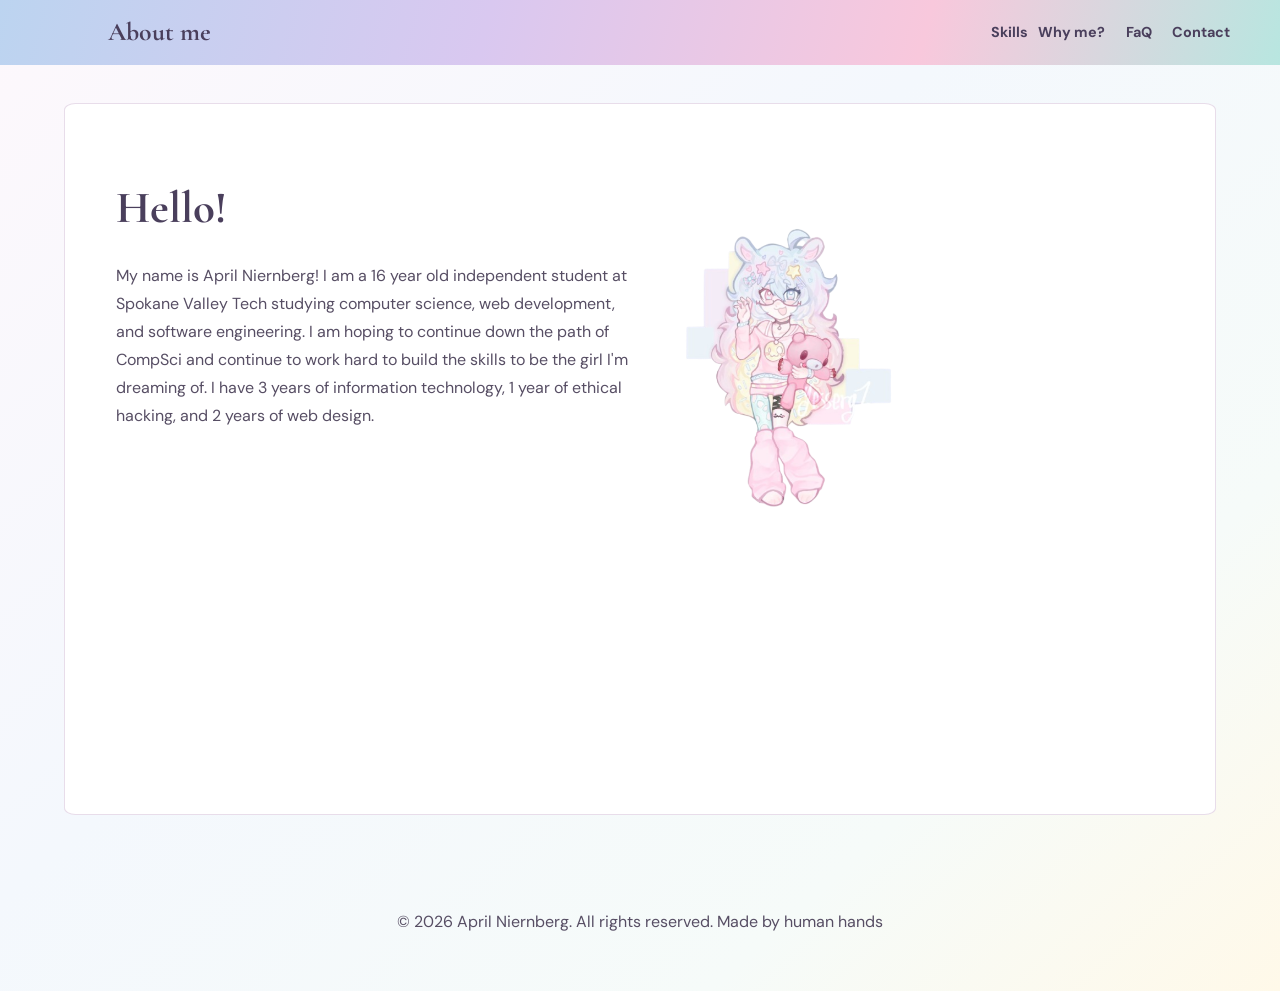
<file: index.html>
<!DOCTYPE html>
<html lang="en">
<head>
    <meta charset="UTF-8">
    <meta name="viewport" content="width=device-width, initial-scale=1.0">
    <link href="https://fonts.googleapis.com/css2?family=Cormorant+Garamond:wght@500;600;700&family=DM+Sans:wght@400;500;600;700&display=swap" rel="stylesheet">
    <link rel="stylesheet" href="style.css">
    <title>About me!</title>
</head>
<body>
<header>
    <h1 style="white-space: nowrap;"><a href="index.html">About me</a></h1>
    <h1 style="white-space: nowrap;">
        <span onmouseenter="this.querySelector('span').style.display='block'" onmouseleave="this.querySelector('span').style.display='none'">
            <a href="skills.html">Skills</a>
            <span>
                <a href="academics.htm">Academics</a>
                <a href="art.htm">Art</a>
                <a href="photoshop.htm">Photoshop</a>
            </span>
        </span>
        <a href="why-me.html">Why me?</a> <a href="faq.html">FaQ</a> <a href="contact.html">Contact</a>
    </h1>
</header>

    <main style="width: 90%; margin: 3% auto; padding: 4%; border: thin solid #E8DDEA; border-radius: 1%; background-color: #FFFFFF">
        <img src="pics\no-bg-oc.png" style="display: block; width: 50%; height: auto; margin: 3% auto; float: right; padding-right: 23%; padding-top: 4%;">
        <h1>Hello!</h1>
        <p>My name is April Niernberg! I am a 16 year old independent student at Spokane Valley Tech studying computer science, web development, and software engineering. I am hoping to continue down the path of CompSci and continue to work hard to build the skills to be the girl I'm dreaming of. I have 3 years of information technology, 1 year of ethical hacking, and 2 years of web design. </p>
        <p style="font-size: 555%;">&nbsp;</p>
    </main>
    <footer style="padding: 3%; color: #665D70; text-align: center">
        <p>&copy; 2026 April Niernberg. All rights reserved. Made by human hands</p>
    </footer>
</body>
</html>
</file>
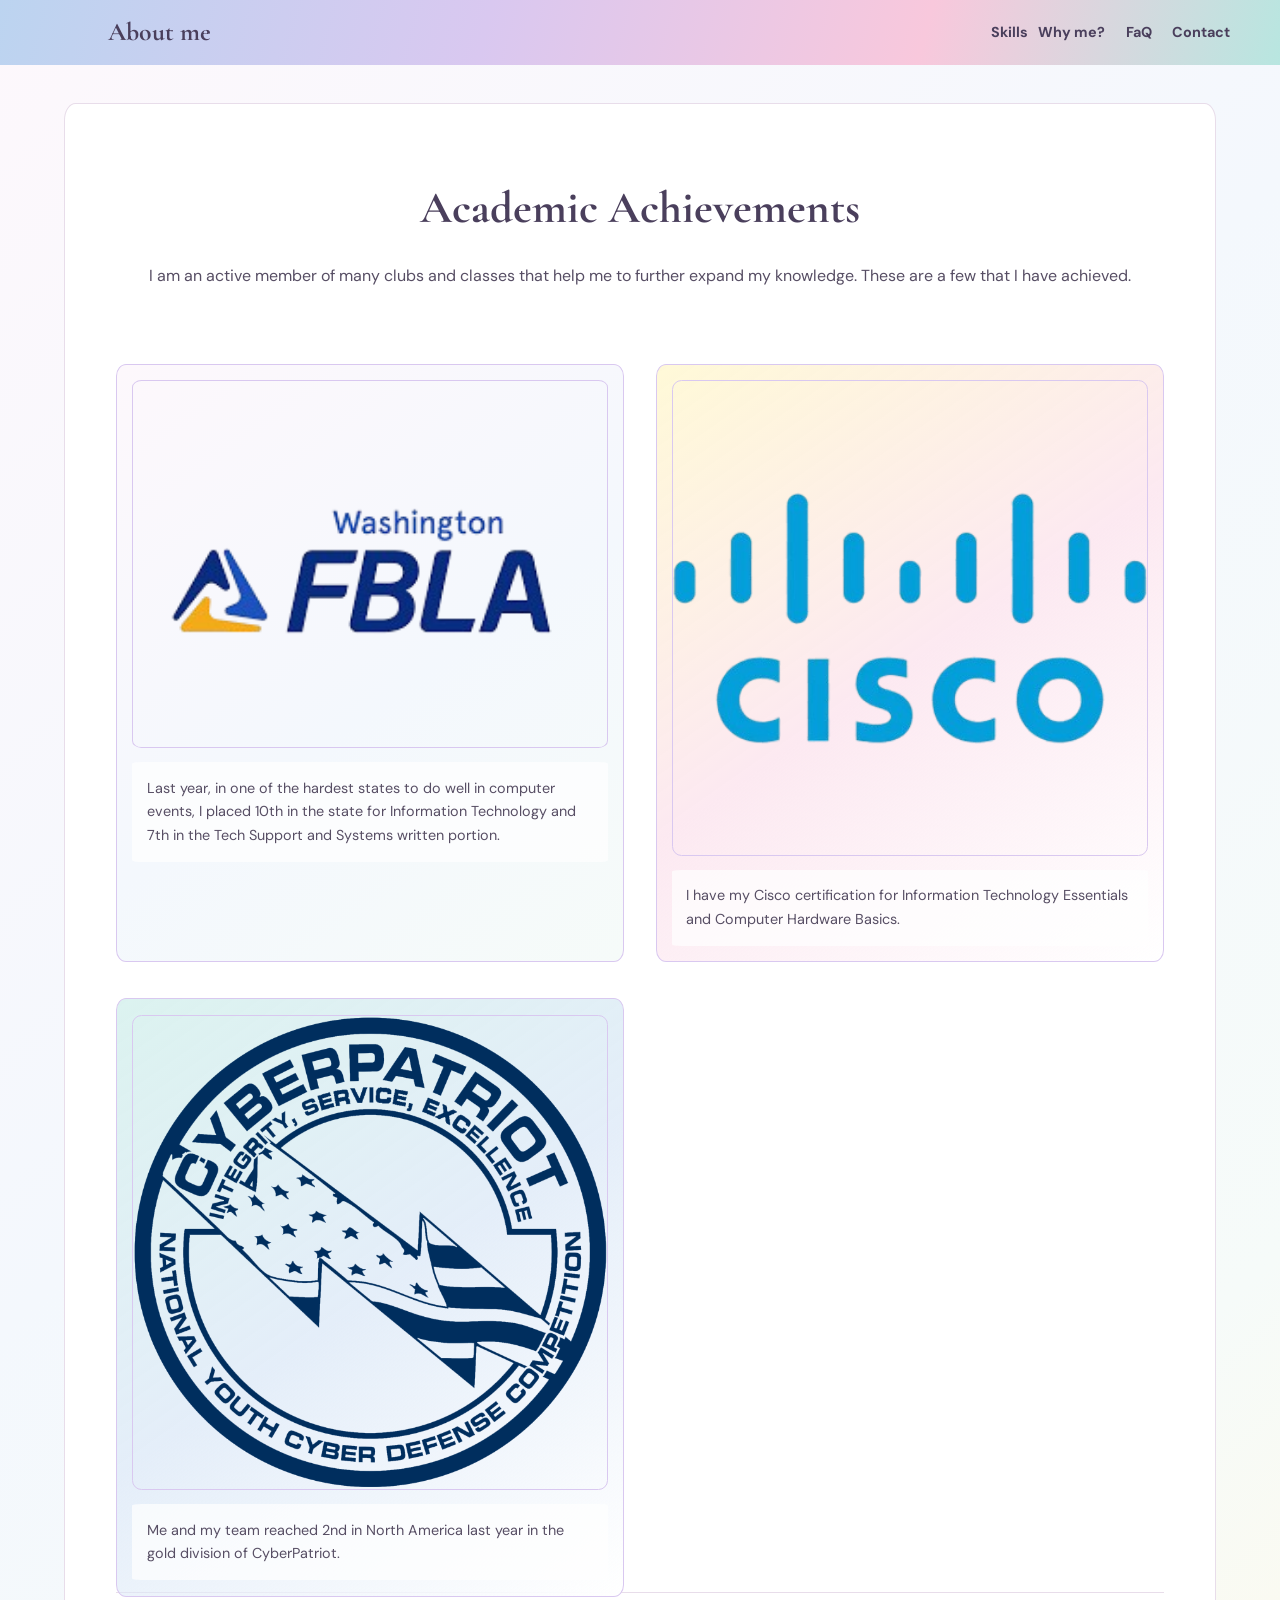
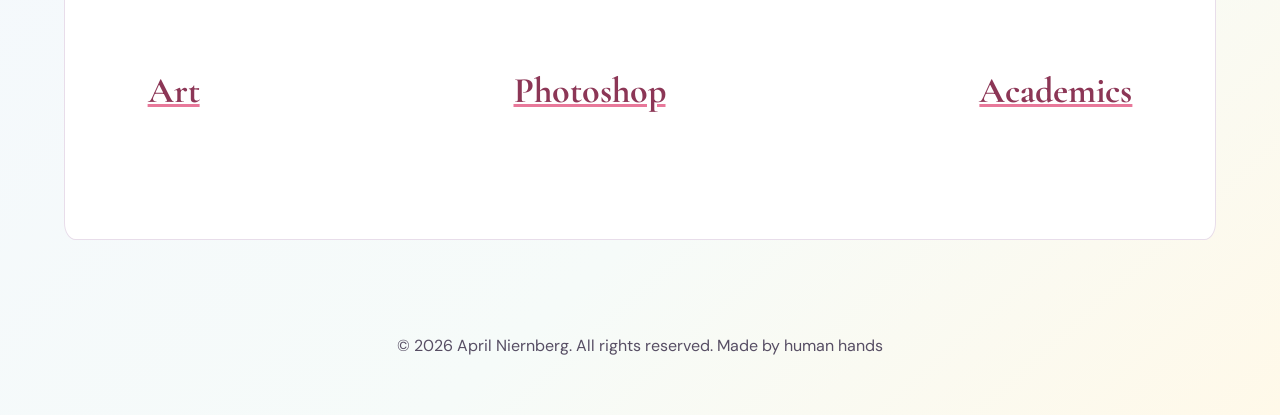
<file: academics.htm>
<!DOCTYPE html>
<html lang="en">
<head>
    <meta charset="UTF-8">
    <meta name="viewport" content="width=device-width, initial-scale=1.0">
    <link href="https://fonts.googleapis.com/css2?family=Cormorant+Garamond:wght@500;600;700&family=DM+Sans:wght@400;500;600;700&display=swap" rel="stylesheet">
    <link rel="stylesheet" href="style.css">
    <title>Academic Achievements</title>
</head>
<body>
<header>
    <h1 style="white-space: nowrap;"><a href="index.html">About me</a></h1>
    <h1 style="white-space: nowrap;">
        <ul></ul>
        <span onmouseenter="this.querySelector('span').style.display='block'" onmouseleave="this.querySelector('span').style.display='none'">
            <a href="skills.html">Skills</a>
            <span>
                <a href="academics.htm">Academics</a>
                <a href="art.htm">Art</a>
                <a href="photoshop.htm">Photoshop</a>
            </span>
        </span>
        <a href="why-me.html">Why me?</a> <a href="faq.html">FaQ</a> <a href="contact.html">Contact</a>
    </h1>
</header>
<main style="width: 90%; margin: 3% auto; padding: 4%; border: thin solid #E8DDEA; border-radius: 1%; background-color: #FFFFFF">
        <h1 style="text-align: center">Academic Achievements</h1>
        <p style="text-align: center">I am an active member of many clubs and classes that help me to further expand my knowledge. These are a few that I have achieved.</p>
    <br>
        <div class="art" style="display: grid; grid-template-columns: repeat(auto-fit, minmax(45%, 1fr)); gap: 3%; margin: 3% 0">
        <figure style="min-width: 0; margin: 0; padding: 3%; border: thin solid #D9C8F0; border-radius: 2%; background: linear-gradient(145deg, #FDF8FC, #F4F8FD 55%, #F6FBF9)">
            <img src="pics/fbla.png" style="display: block; width: 100%; max-width: 100%; height: auto; border: thin solid #D9C8F0; border-radius: 2%" alt=image>
            <figcaption style="margin-top: 3%; padding: 3%; border-radius: 2%; background-color: #FFFFFFB8; color: #574E64; font-size: 90%">Last year, in one of the hardest states to do well in computer events, I placed 10th in the state for Information Technology and 7th in the Tech Support and Systems written portion.</figcaption>
        </figure>
        <figure style="min-width: 0; margin: 0; padding: 3%; border: thin solid #D9C8F0; border-radius: 2%; background: linear-gradient(145deg, #FFF3B080, #F8C8DC66, #FFFFFF)">
            <img src="pics/cisco.png" style="display: block; width: 100%; max-width: 100%; height: auto; border: thin solid #D9C8F0; border-radius: 2%" alt=image>
            <figcaption style="margin-top: 3%; padding: 3%; border-radius: 2%; background-color: #FFFFFFB8; color: #574E64; font-size: 90%">I have my Cisco certification for Information Technology Essentials and Computer Hardware Basics.</figcaption>
        </figure>
        <figure style="min-width: 0; margin: 0; padding: 3%; border: thin solid #D9C8F0; border-radius: 2%; background: linear-gradient(145deg, #B8E6E080, #BCD4F066, #FFFFFF)">
            <img src="pics/cp-logo.png" style="display: block; width: 100%; max-width: 100%; height: auto; border: thin solid #D9C8F0; border-radius: 2%" alt=image>
            <figcaption style="margin-top: 3%; padding: 3%; border-radius: 2%; background-color: #FFFFFFB8; color: #574E64; font-size: 90%">Me and my team reached 2nd in North America last year in the gold division of CyberPatriot.</figcaption>
        </figure>
    </div>
    <div style="font-size: 150%; display: flex; flex-wrap: wrap; justify-content: space-between; align-items: center; gap: 3%; margin-top: 3%; border-top: thin solid #E8DDEA; padding: 3%">
        <h3><a href="art.htm">Art</a></h3> 
        <h3><a href="photoshop.htm">Photoshop</a></h3> 
        <h3><a href="academics.htm">Academics</a></h3> 
    </div>
    
</main>
    <footer style="padding: 3%; color: #665D70; text-align: center">
        <p>&copy; 2026 April Niernberg. All rights reserved. Made by human hands</p>
    </footer>
</body>
</html>
</file>
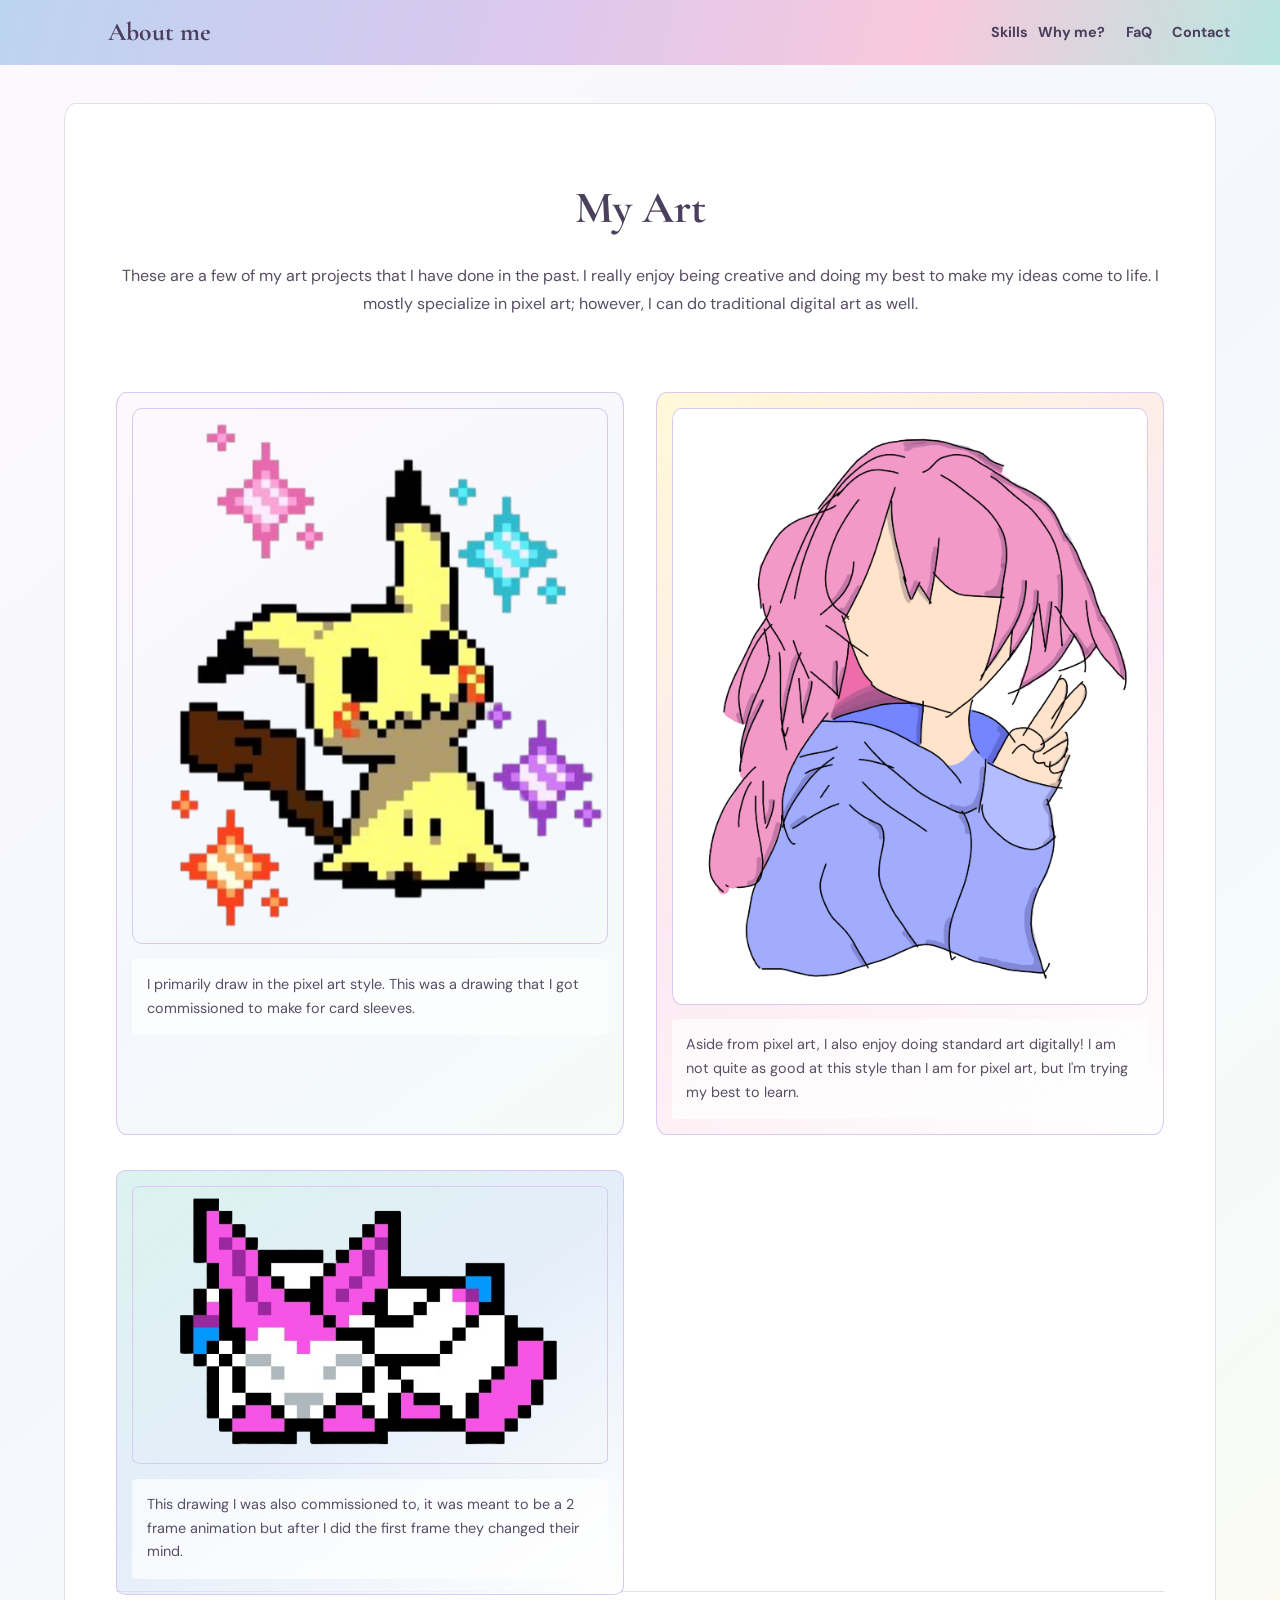
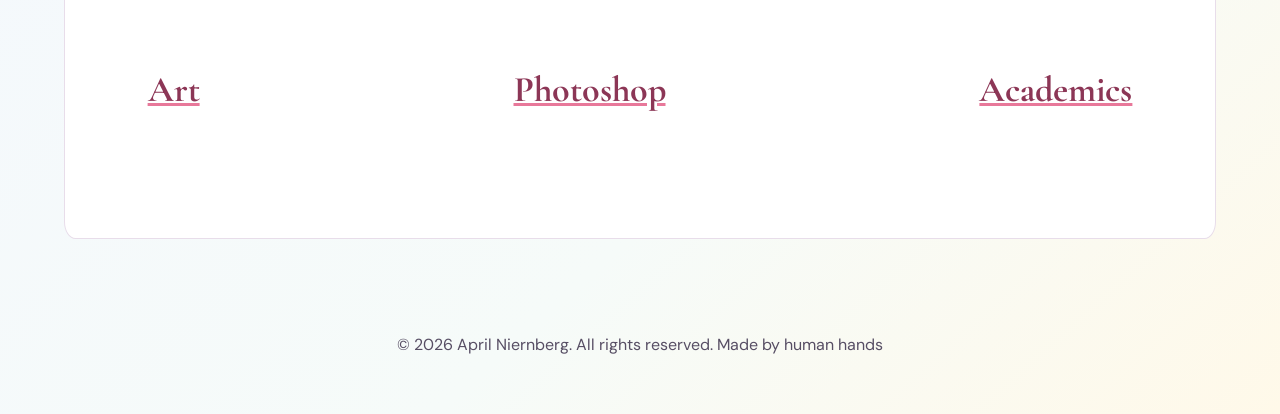
<file: art.htm>
<!DOCTYPE html>
<html lang="en">
<head>
    <meta charset="UTF-8">
    <meta name="viewport" content="width=device-width, initial-scale=1.0">
    <link href="https://fonts.googleapis.com/css2?family=Cormorant+Garamond:wght@500;600;700&family=DM+Sans:wght@400;500;600;700&display=swap" rel="stylesheet">
    <link rel="stylesheet" href="style.css">
    <title>My Art</title>
</head>
<body>
<header>
    <h1 style="white-space: nowrap;"><a href="index.html">About me</a></h1>
    <h1 style="white-space: nowrap;">
        <ul></ul>
        <span onmouseenter="this.querySelector('span').style.display='block'" onmouseleave="this.querySelector('span').style.display='none'">
            <a href="skills.html">Skills</a>
            <span>
                <a href="academics.htm">Academics</a>
                <a href="art.htm">Art</a>
                <a href="photoshop.htm">Photoshop</a>
            </span>
        </span>
        <a href="why-me.html">Why me?</a> <a href="faq.html">FaQ</a> <a href="contact.html">Contact</a>
    </h1>
</header>
<main style="width: 90%; margin: 3% auto; padding: 4%; border: thin solid #E8DDEA; border-radius: 1%; background-color: #FFFFFF">
        <h1 style="text-align: center">My Art</h1>
        <p style="text-align: center">These are a few of my art projects that I have done in the past. I really enjoy being creative and doing my best to make my ideas come to life. I mostly specialize in pixel art; however, I can do traditional digital art as well.</p>
    <br>
        <div class="art" style="display: grid; grid-template-columns: repeat(auto-fit, minmax(45%, 1fr)); gap: 3%; margin: 3% 0">
        <figure style="min-width: 0; margin: 0; padding: 3%; border: thin solid #D9C8F0; border-radius: 2%; background: linear-gradient(145deg, #FDF8FC, #F4F8FD 55%, #F6FBF9)">
            <img src="pics/mimikyu-art.png" style="display: block; width: 100%; max-width: 100%; height: auto; border: thin solid #D9C8F0; border-radius: 2%" alt=image>
            <figcaption style="margin-top: 3%; padding: 3%; border-radius: 2%; background-color: #FFFFFFB8; color: #574E64; font-size: 90%">I primarily draw in the pixel art style. This was a drawing that I got commissioned to make for card sleeves.</figcaption>
        </figure>
        <figure style="min-width: 0; margin: 0; padding: 3%; border: thin solid #D9C8F0; border-radius: 2%; background: linear-gradient(145deg, #FFF3B080, #F8C8DC66, #FFFFFF)">
            <img src="pics/Drawing-art.png" style="display: block; width: 100%; max-width: 100%; height: auto; border: thin solid #D9C8F0; border-radius: 2%" alt=image>
            <figcaption style="margin-top: 3%; padding: 3%; border-radius: 2%; background-color: #FFFFFFB8; color: #574E64; font-size: 90%">Aside from pixel art, I also enjoy doing standard art digitally! I am not quite as good at this style than I am for pixel art, but I'm trying my best to learn.</figcaption>
        </figure>
        <figure style="min-width: 0; margin: 0; padding: 3%; border: thin solid #D9C8F0; border-radius: 2%; background: linear-gradient(145deg, #B8E6E080, #BCD4F066, #FFFFFF)">
            <img src="pics/sylvon-art.png" style="display: block; width: 100%; max-width: 100%; height: auto; border: thin solid #D9C8F0; border-radius: 2%" alt=image>
            <figcaption style="margin-top: 3%; padding: 3%; border-radius: 2%; background-color: #FFFFFFB8; color: #574E64; font-size: 90%">This drawing I was also commissioned to, it was meant to be a 2 frame animation but after I did the first frame they changed their mind.</figcaption>
        </figure>
    </div>
    <div style="font-size: 150%; display: flex; flex-wrap: wrap; justify-content: space-between; align-items: center; gap: 3%; margin-top: 3%; border-top: thin solid #E8DDEA; padding: 3%">
        <h3><a href="art.htm">Art</a></h3> 
        <h3><a href="photoshop.htm">Photoshop</a></h3> 
        <h3><a href="academics.htm">Academics</a></h3> 
    </div>
</main>
    <footer style="padding: 3%; color: #665D70; text-align: center">
        <p>&copy; 2026 April Niernberg. All rights reserved. Made by human hands</p>
    </footer>
</body>
</html>
</file>
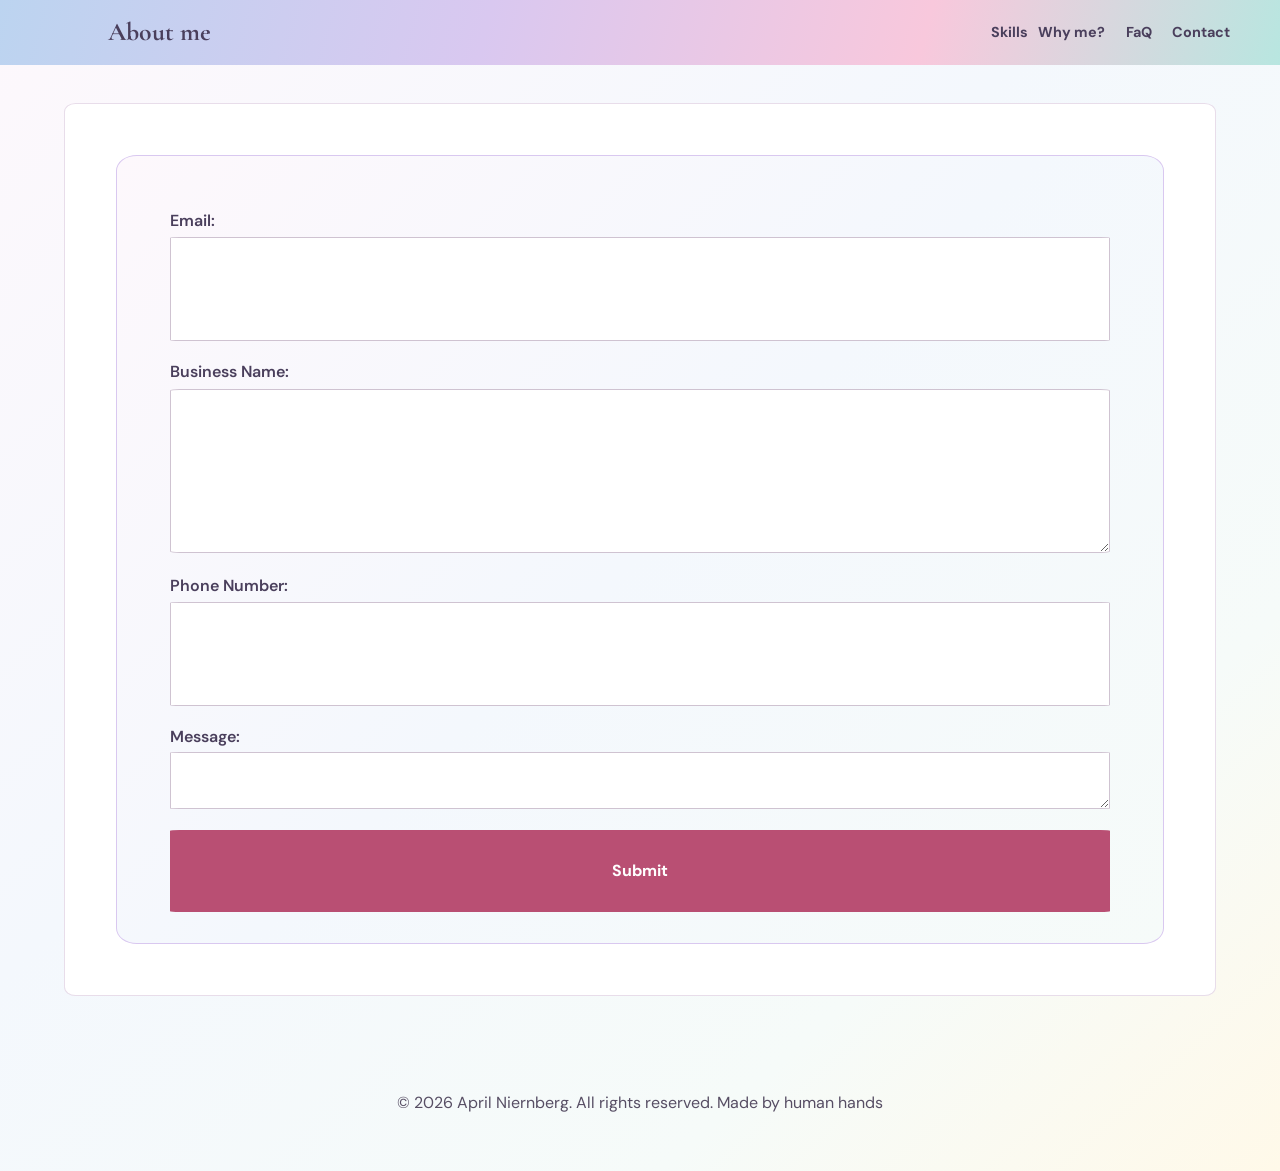
<file: contact.html>
<!DOCTYPE html>
<html lang="en">
<head>
    <meta charset="UTF-8">
    <meta name="viewport" content="width=device-width, initial-scale=1.0">
    <link href="https://fonts.googleapis.com/css2?family=Cormorant+Garamond:wght@500;600;700&family=DM+Sans:wght@400;500;600;700&display=swap" rel="stylesheet">
    <link rel="stylesheet" href="style.css">
    <title>About me!</title>
</head>
<body>
<header>
    <h1 style="white-space: nowrap;"><a href="index.html">About me</a></h1>
    <h1 style="white-space: nowrap;">
        <ul></ul>
        <span onmouseenter="this.querySelector('span').style.display='block'" onmouseleave="this.querySelector('span').style.display='none'">
            <a href="skills.html">Skills</a>
            <span>
                <a href="academics.htm">Academics</a>
                <a href="art.htm">Art</a>
                <a href="photoshop.htm">Photoshop</a>
            </span>
        </span>
        <a href="why-me.html">Why me?</a> <a href="faq.html">FaQ</a> <a href="contact.html">Contact</a>
    </h1>
</header>
<main style="width: 90%; margin: 3% auto; padding: 4%; border: thin solid #E8DDEA; border-radius: 1%; background-color: #FFFFFF">
<form style="display: grid; gap: 3%; width: 100%; margin: 0 auto; padding: 5%; border: thin solid #D9C8F0; border-radius: 2%; background: linear-gradient(135deg, #FDF8FC, #F4F8FD, #F6FBF9)"
  action="https://formspree.io/f/xyekrnbd"
  method="POST">

  <label style="display: grid; gap: 2%; font-weight: 600">
    Email:
    <input type="email" name="email" style="width: 100%; padding: 4%; border: thin solid #CFC3D1; border-radius: 1%; background-color: #FFFFFF; color: #4A3F5C; font: inherit">
  </label>
  <label style="display: grid; gap: 2%; font-weight: 600">
    Business Name:
    <textarea type="message" name="Business" style="width: 100%; padding: 6%; border: thin solid #CFC3D1; border-radius: 1%; background-color: #FFFFFF; color: #4A3F5C; font: inherit; resize: vertical"></textarea>
  </label>
    <label style="display: grid; gap: 2%; font-weight: 600">
    Phone Number:
    <input type="message" name="Phone Number" style="width: 100%; padding: 4%; border: thin solid #CFC3D1; border-radius: 1%; background-color: #FFFFFF; color: #4A3F5C; font: inherit">
  </label>
    <label style="display: grid; gap: 2%; font-weight: 600">
    Message:
    <textarea name="message" style="width: 100%; border: thin solid #CFC3D1; border-radius: 1%; background-color: #FFFFFF; color: #4A3F5C; font: inherit; resize: vertical"></textarea>
  </label>
  <button type="submit" style="padding: 3% 6%; border: 0; border-radius: 1%; background-color: #B94F73; color: #FFFFFF; font: inherit; font-weight: 700; cursor: pointer">Submit</button>
  <p>&nbsp;</p>
</form>
</main>
    <footer style="padding: 3%; color: #665D70; text-align: center">
        <p>&copy; 2026 April Niernberg. All rights reserved. Made by human hands</p>
    </footer>
</body>
</html>
</file>
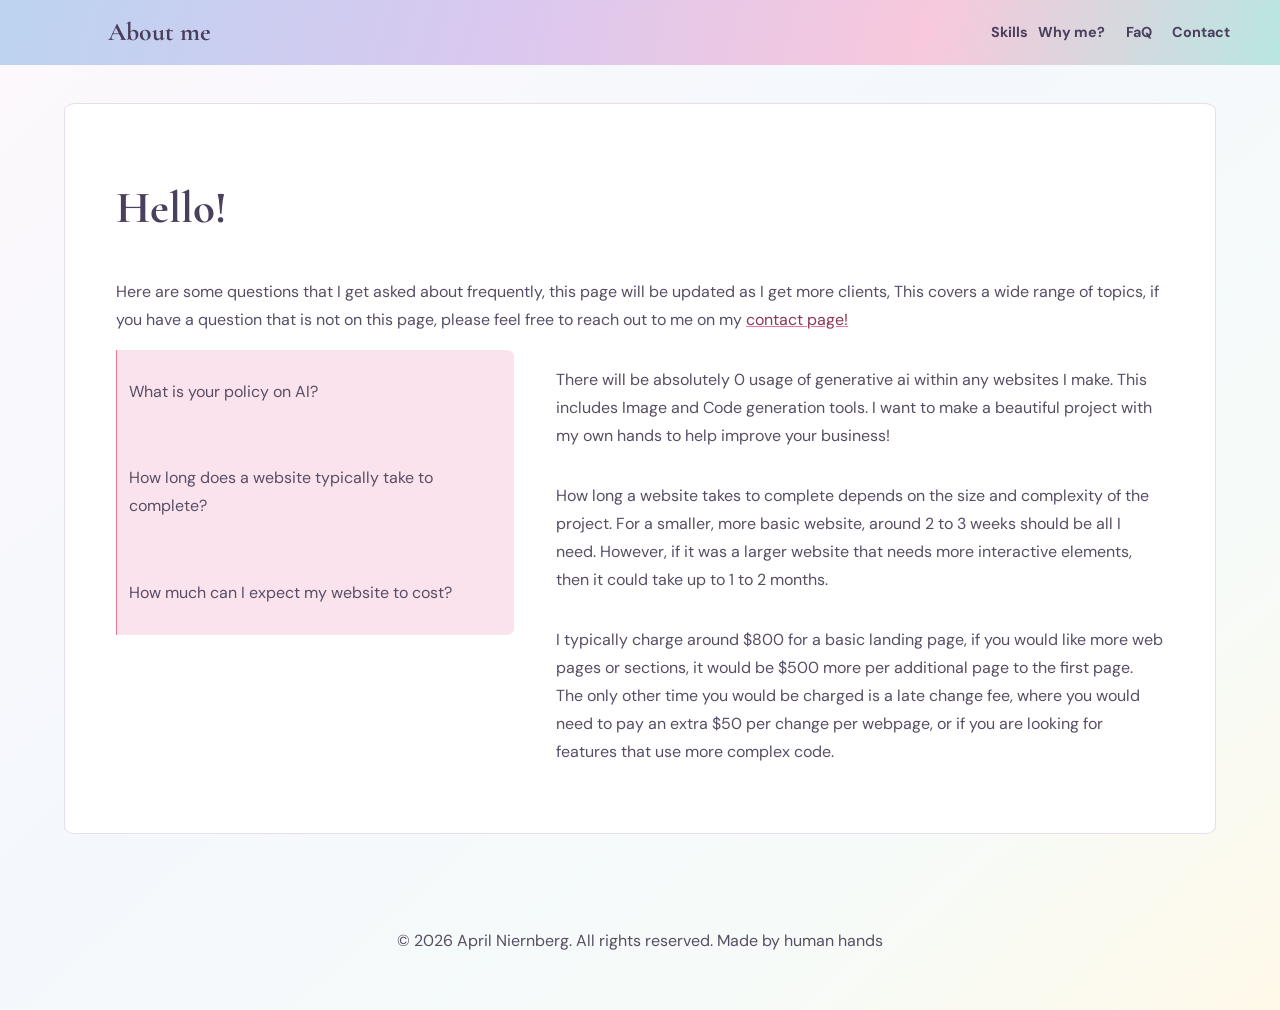
<file: faq.html>
<!DOCTYPE html>
<html lang="en">
<head>
    <meta charset="UTF-8">
    <meta name="viewport" content="width=device-width, initial-scale=1.0">
    <link href="https://fonts.googleapis.com/css2?family=Cormorant+Garamond:wght@500;600;700&family=DM+Sans:wght@400;500;600;700&display=swap" rel="stylesheet">
    <link rel="stylesheet" href="style.css">
    <title>About me!</title>
</head>
<body>
<header>
    <h1 style="white-space: nowrap;"><a href="index.html">About me</a></h1>
    <h1 style="white-space: nowrap;">
        <ul></ul>
        <span onmouseenter="this.querySelector('span').style.display='block'" onmouseleave="this.querySelector('span').style.display='none'">
            <a href="skills.html">Skills</a>
            <span>
                <a href="academics.htm">Academics</a>
                <a href="art.htm">Art</a>
                <a href="photoshop.htm">Photoshop</a>
            </span>
        </span>
        <a href="why-me.html">Why me?</a> <a href="faq.html">FaQ</a> <a href="contact.html">Contact</a>
    </h1>
</header>

<main style="width: 90%; margin: 3% auto; padding: 4%; border: thin solid #E8DDEA; border-radius: 1%; background-color: #FFFFFF">
    <h1>Hello!</h1>
        <p>Here are some questions that I get asked about frequently, this page will be updated as I get more clients, This covers a wide range of topics, if you have a question that is not on this page, please feel free to reach out to me on my <a href=contact.html>contact page!</a></p>
<nav style="padding: 3%; border-left: thin solid #E8789A; border-radius: 0 2% 2% 0; background-color: #F8C8DC80">
    <p>What is your policy on AI?</p>
    <br>
    <p>How long does a website typically take to complete?</p>
    <br>
    <p>How much can I expect my website to cost?</p>
</nav>
    <p>There will be absolutely 0 usage of generative ai within any websites I make. This includes Image and Code generation tools. I want to make a beautiful project with my own hands to help improve your business!</p>
    <br>
    <p>How long a website takes to complete depends on the size and complexity of the project. For a smaller, more basic website, around 2 to 3 weeks should be all I need. However, if it was a larger website that needs more interactive elements, then it could take up to 1 to 2 months. </p>
    <br>
    <p>I typically charge around $800 for a basic landing page, if you would like more web pages or sections, it would be $500 more per additional page to the first page. The only other time you would be charged is a late change fee, where you would need to pay an extra $50 per change per webpage, or if you are looking for features that use more complex code. </p>
</main>
    <footer style="padding: 3%; color: #665D70; text-align: center">
        <p>&copy; 2026 April Niernberg. All rights reserved. Made by human hands</p>
    </footer>
</body>
</html>
</file>
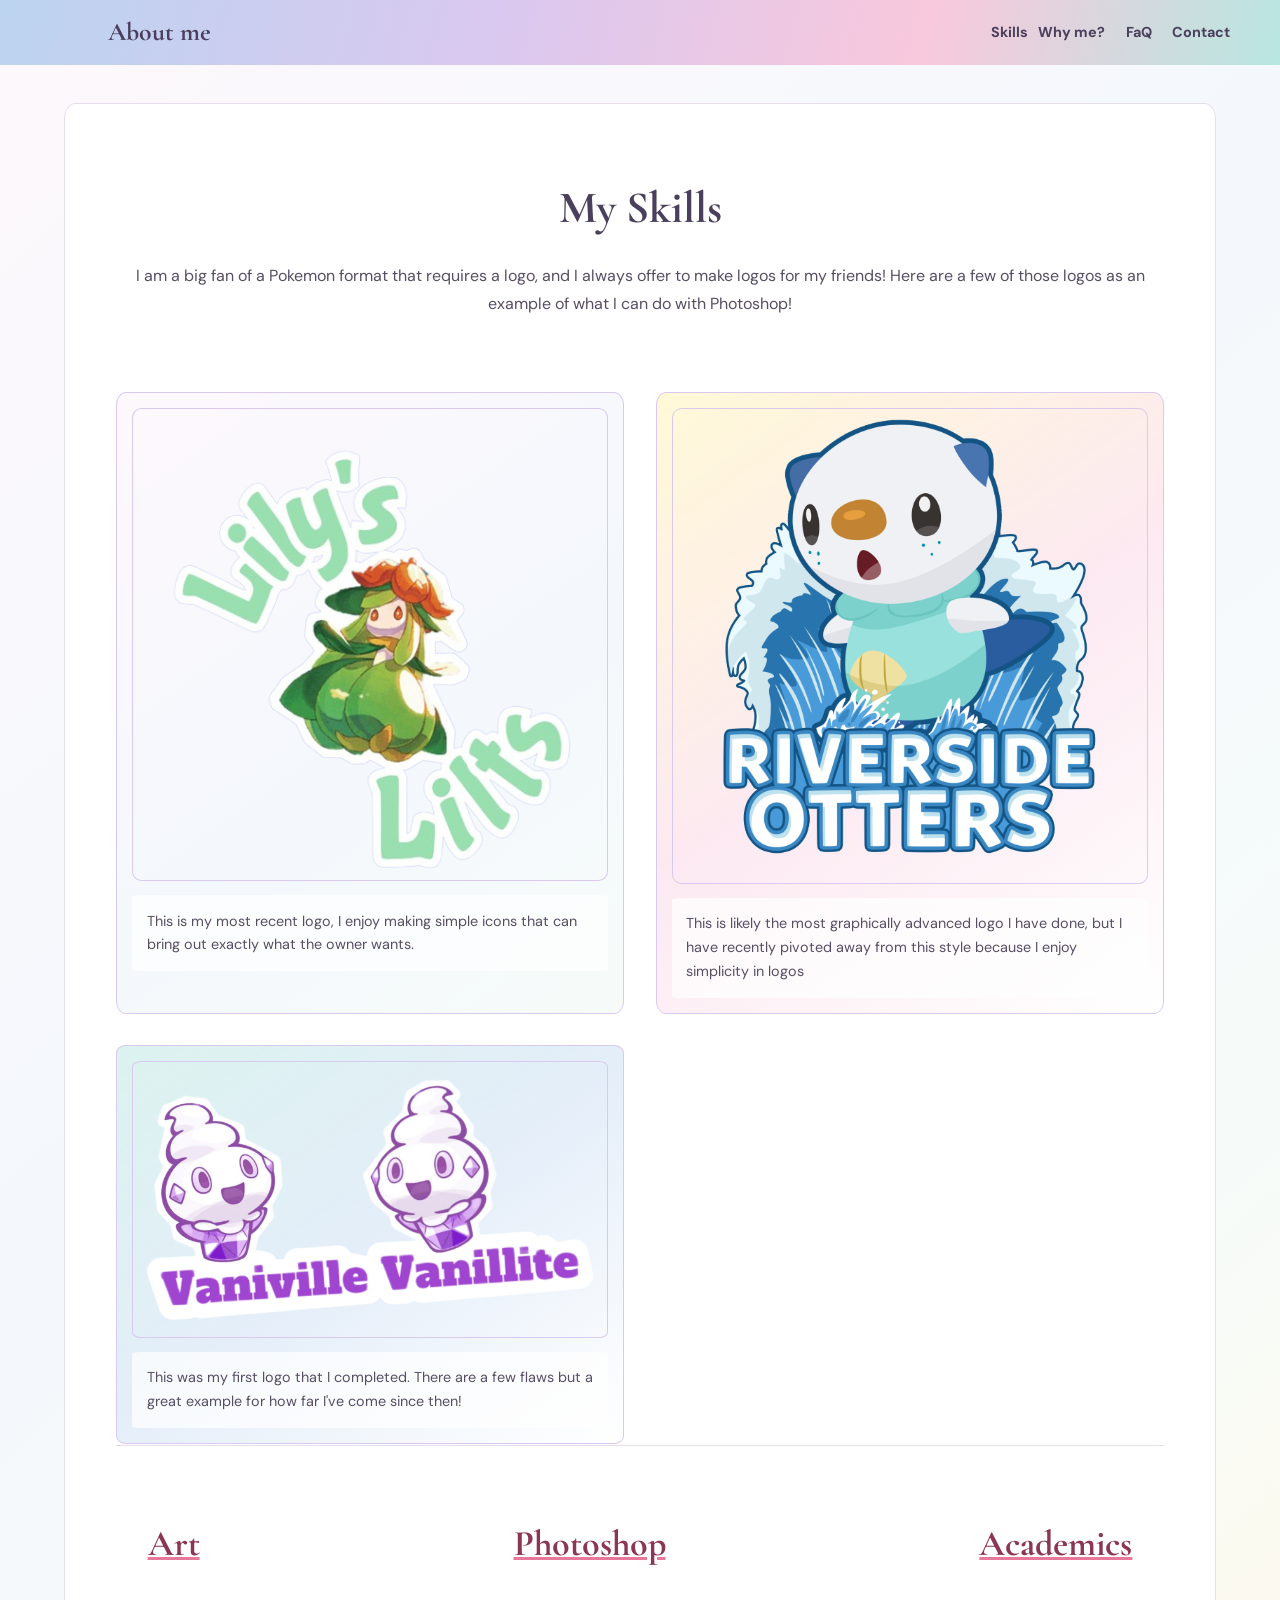
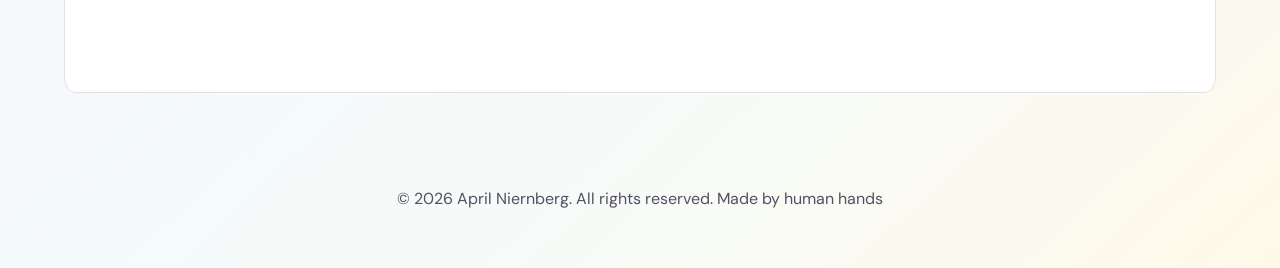
<file: photoshop.htm>
<!DOCTYPE html>
<html lang="en">
<head>
    <meta charset="UTF-8">
    <meta name="viewport" content="width=device-width, initial-scale=1.0">
    <link href="https://fonts.googleapis.com/css2?family=Cormorant+Garamond:wght@500;600;700&family=DM+Sans:wght@400;500;600;700&display=swap" rel="stylesheet">
    <link rel="stylesheet" href="style.css">
    <title>My Skills</title>
</head>
<body>
<header>
    <h1 style="white-space: nowrap;"><a href="index.html">About me</a></h1>
    <h1 style="white-space: nowrap;">
        <ul></ul>
        <span onmouseenter="this.querySelector('span').style.display='block'" onmouseleave="this.querySelector('span').style.display='none'">
            <a href="skills.html">Skills</a>
            <span>
                <a href="academics.htm">Academics</a>
                <a href="art.htm">Art</a>
                <a href="photoshop.htm">Photoshop</a>
            </span>
        </span>
        <a href="why-me.html">Why me?</a> <a href="faq.html">FaQ</a> <a href="contact.html">Contact</a>
    </h1>
</header>
<main style="width: 90%; margin: 3% auto; padding: 4%; border: thin solid #E8DDEA; border-radius: 1%; background-color: #FFFFFF">
        <h1 style="text-align: center">My Skills</h1>
        <p style="text-align: center">I am a big fan of a Pokemon format that requires a logo, and I always offer to make logos for my friends! Here are a few of those logos as an example of what I can do with Photoshop!</p>
</p>
    <br>
        <div class="art" style="display: grid; grid-template-columns: repeat(auto-fit, minmax(45%, 1fr)); gap: 3%; margin: 3% 0">
        <figure style="min-width: 0; margin: 0; padding: 3%; border: thin solid #D9C8F0; border-radius: 2%; background: linear-gradient(145deg, #FDF8FC, #F4F8FD 55%, #F6FBF9)">
            <img src="pics/Lily-Lilts-Logo.png" style="display: block; width: 100%; max-width: 100%; height: auto; border: thin solid #D9C8F0; border-radius: 2%" alt=image>
            <figcaption style="margin-top: 3%; padding: 3%; border-radius: 2%; background-color: #FFFFFFB8; color: #574E64; font-size: 90%">This is my most recent logo, I enjoy making simple icons that can bring out exactly what the owner wants.</figcaption>
        </figure>
        <figure style="min-width: 0; margin: 0; padding: 3%; border: thin solid #D9C8F0; border-radius: 2%; background: linear-gradient(145deg, #FFF3B080, #F8C8DC66, #FFFFFF)">
            <img src="pics/Riverside_Otters.png" style="display: block; width: 100%; max-width: 100%; height: auto; border: thin solid #D9C8F0; border-radius: 2%" alt=image>
            <figcaption style="margin-top: 3%; padding: 3%; border-radius: 2%; background-color: #FFFFFFB8; color: #574E64; font-size: 90%">This is likely the most graphically advanced logo I have done, but I have recently pivoted away from this style because I enjoy simplicity in logos</figcaption>
        </figure>
        <figure style="min-width: 0; margin: 0; padding: 3%; border: thin solid #D9C8F0; border-radius: 2%; background: linear-gradient(145deg, #B8E6E080, #BCD4F066, #FFFFFF)">
            <img src="pics/Vanillite-Logo.png" style="display: block; width: 100%; max-width: 100%; height: auto; border: thin solid #D9C8F0; border-radius: 2%" alt=image>
            <figcaption style="margin-top: 3%; padding: 3%; border-radius: 2%; background-color: #FFFFFFB8; color: #574E64; font-size: 90%">This was my first logo that I completed. There are a few flaws but a great example for how far I've come since then!</figcaption>
        </figure>
    </div>
    <div style="font-size: 150%; display: flex; flex-wrap: wrap; justify-content: space-between; align-items: center; gap: 3%; margin-top: 3%; border-top: thin solid #E8DDEA; padding: 3%">
        <h3><a href="art.htm">Art</a></h3> 
        <h3><a href="photoshop.htm">Photoshop</a></h3> 
        <h3><a href="academics.htm">Academics</a></h3> 
    </div>
</main>
    <footer style="padding: 3%; color: #665D70; text-align: center">
        <p>&copy; 2026 April Niernberg. All rights reserved. Made by human hands</p>
    </footer>
</body>
</html>
</file>
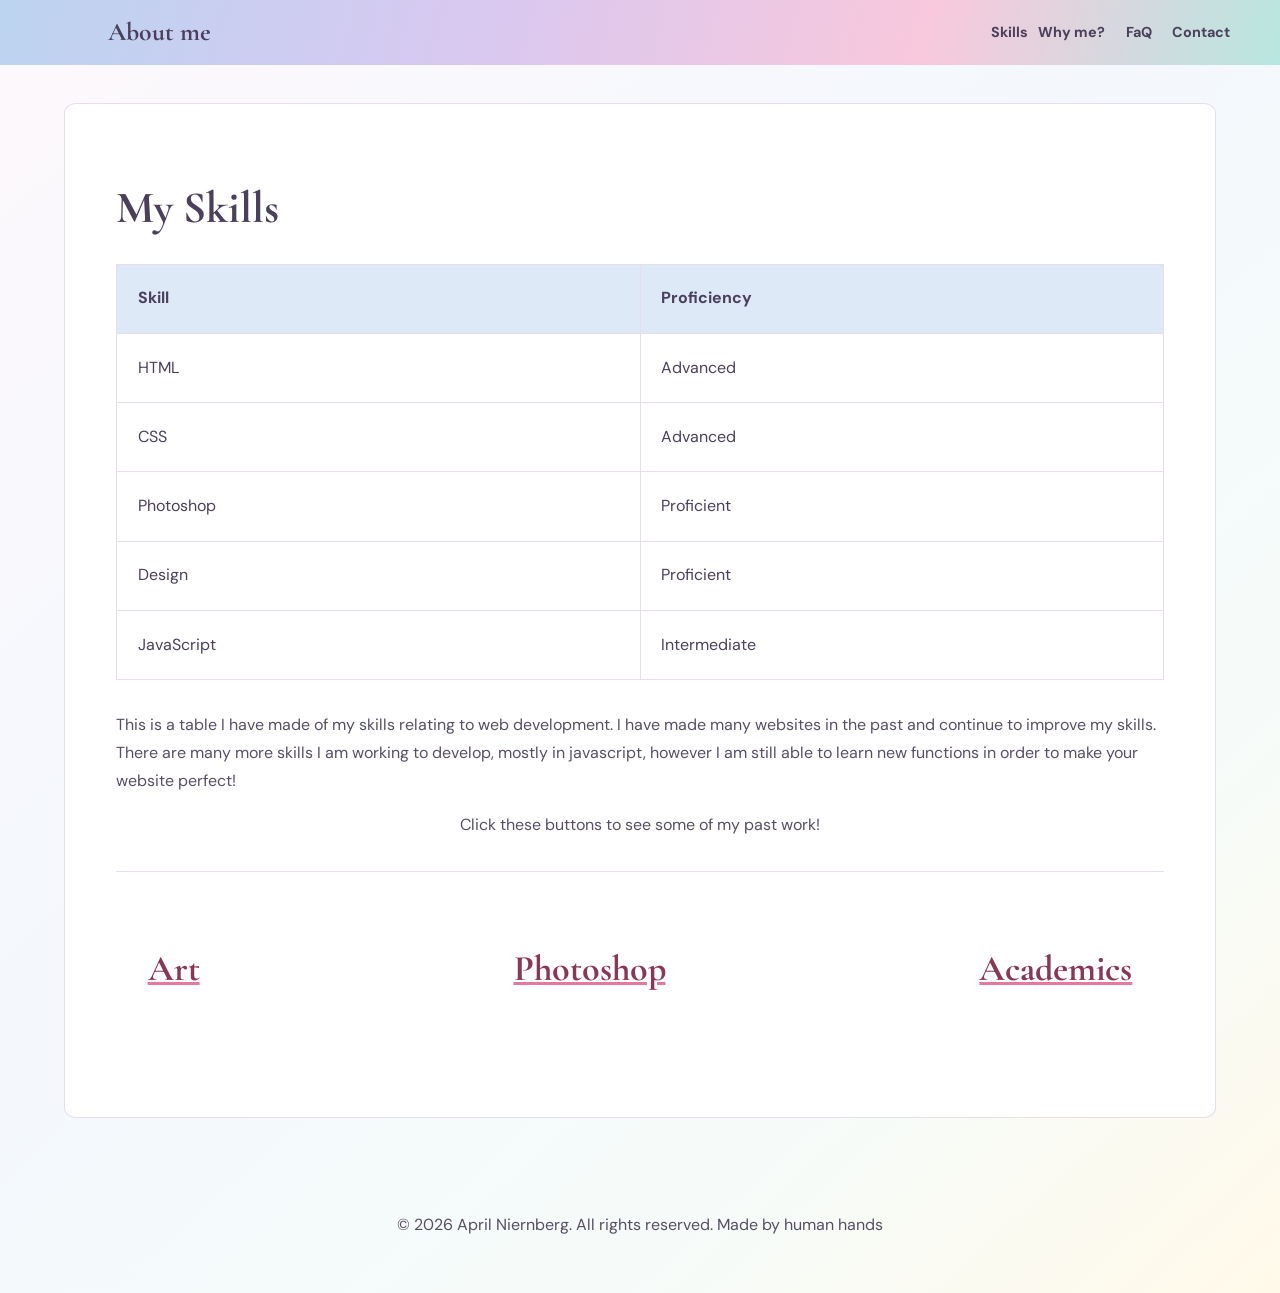
<file: skills.html>
<!DOCTYPE html>
<html lang="en">
<head>
    <meta charset="UTF-8">
    <meta name="viewport" content="width=device-width, initial-scale=1.0">
    <link href="https://fonts.googleapis.com/css2?family=Cormorant+Garamond:wght@500;600;700&family=DM+Sans:wght@400;500;600;700&display=swap" rel="stylesheet">
    <link rel="stylesheet" href="style.css">
    <title>My Skills</title>
</head>
<body>
<header>
    <h1 style="white-space: nowrap;"><a href="index.html">About me</a></h1>
    <h1 style="white-space: nowrap;">
        <ul></ul>
        <span onmouseenter="this.querySelector('span').style.display='block'" onmouseleave="this.querySelector('span').style.display='none'">
            <a href="skills.html">Skills</a>
            <span>
                <a href="academics.htm">Academics</a>
                <a href="art.htm">Art</a>
                <a href="photoshop.htm">Photoshop</a>
            </span>
        </span>
        <a href="why-me.html">Why me?</a> <a href="faq.html">FaQ</a> <a href="contact.html">Contact</a>
    </h1>
</header>
<main style="width: 90%; margin: 3% auto; padding: 4%; border: thin solid #E8DDEA; border-radius: 1%; background-color: #FFFFFF">
        <h1>My Skills</h1>
            <table style="width: 100%; margin: 3% 0; border: thin solid #D9C8F0; border-collapse: collapse; table-layout: fixed">
        <tr>
            <th>Skill</th>
            <th>Proficiency</th>
        </tr>
        <tr>
            <td>HTML</td>
            <td>Advanced</td>
        </tr>
        <tr>
            <td>CSS</td>
            <td>Advanced</td>
        </tr>
        <tr>
            <td>Photoshop</td>
            <td>Proficient</td>
        </tr>
        <tr>
            <td>Design</td>
            <td>Proficient</td>
        </tr>
        <tr>
            <td>JavaScript</td>
            <td>Intermediate</td>
        </tr>
    </table>
        <p>This is a table I have made of my skills relating to web development. I have made many websites in the past and continue to improve my skills. There are many more skills I am working to develop, mostly in javascript, however I am still able to learn new functions in order to make your website perfect!</p>
        <p style="text-align: center;">Click these buttons to see some of my past work!</p>

    <div style="font-size: 150%; display: flex; flex-wrap: wrap; justify-content: space-between; align-items: center; gap: 3%; margin-top: 3%; border-top: thin solid #E8DDEA; padding: 3%">
        <h3><a href="art.htm">Art</a></h3> 
        <h3><a href="photoshop.htm">Photoshop</a></h3> 
        <h3><a href="academics.htm">Academics</a></h3> 
    </div>
    
</main>
    <footer style="padding: 3%; color: #665D70; text-align: center">
        <p>&copy; 2026 April Niernberg. All rights reserved. Made by human hands</p>
    </footer>
</body>
</html>
</file>
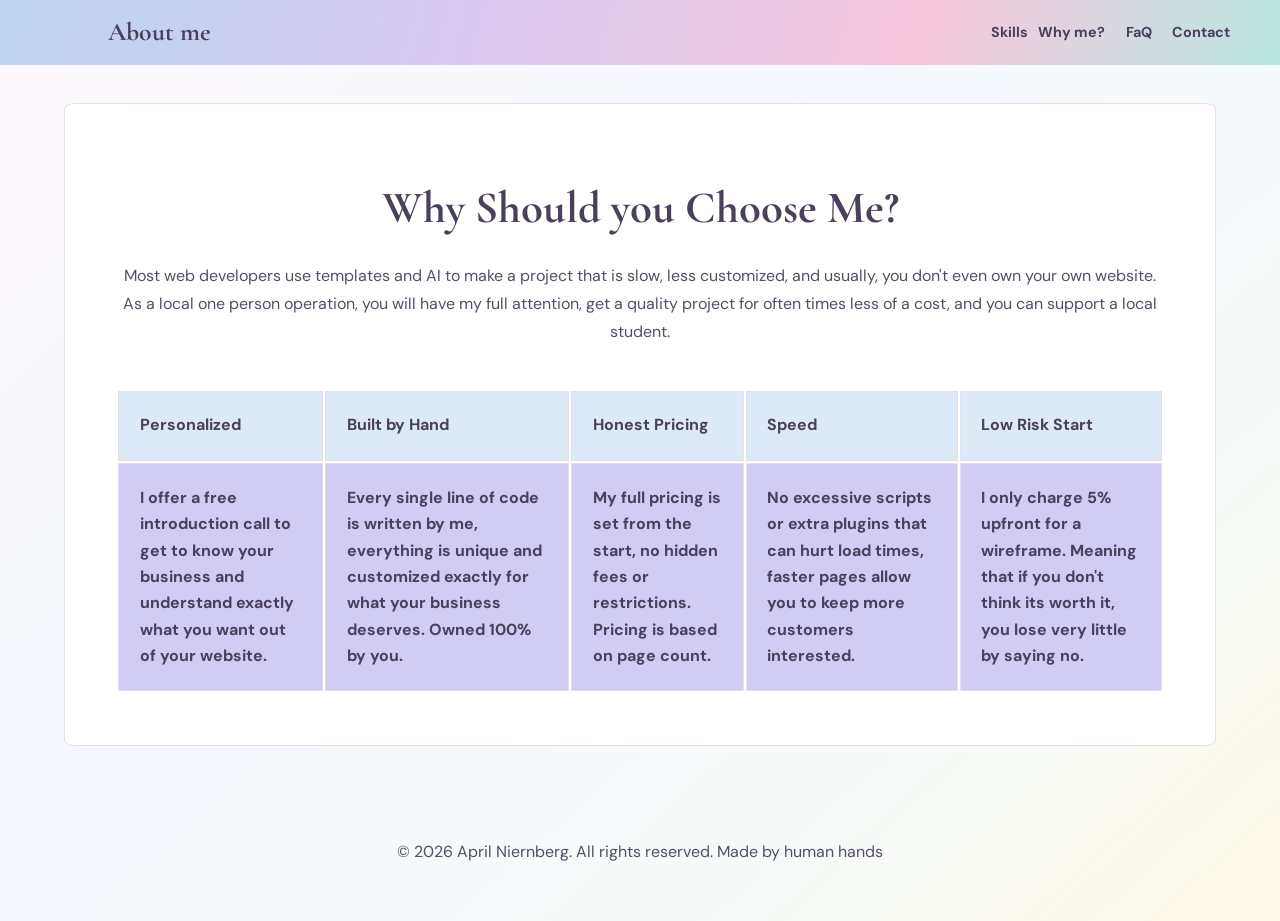
<file: why-me.html>
<!DOCTYPE html>
<html lang="en">
<head>
    <meta charset="UTF-8">
    <meta name="viewport" content="width=device-width, initial-scale=1.0">
    <link href="https://fonts.googleapis.com/css2?family=Cormorant+Garamond:wght@500;600;700&family=DM+Sans:wght@400;500;600;700&display=swap" rel="stylesheet">
    <link rel="stylesheet" href="style.css">
    <title>About me!</title>
</head>
<body>
<header>
    <h1 style="white-space: nowrap;"><a href="index.html">About me</a></h1>
    <h1 style="white-space: nowrap;">
        <ul></ul>
        <span onmouseenter="this.querySelector('span').style.display='block'" onmouseleave="this.querySelector('span').style.display='none'">
            <a href="skills.html">Skills</a>
            <span>
                <a href="academics.htm">Academics</a>
                <a href="art.htm">Art</a>
                <a href="photoshop.htm">Photoshop</a>
            </span>
        </span>
        <a href="why-me.html">Why me?</a> <a href="faq.html">FaQ</a> <a href="contact.html">Contact</a>
    </h1>
</header>
    <main style="width: 90%; margin: 3% auto; padding: 4%; border: thin solid #E8DDEA; border-radius: 1%; background-color: #FFFFFF">
        <h1 style="text-align: center">Why Should you Choose Me?</h1>
        <p style="text-align: center"> Most web developers use templates and AI to make a project that is slow, less customized, and usually, you don't even own your own website. As a local one person operation, you will have my full attention, get a quality project for often times less of a cost, and you can support a local student.</p>
        <br>
        <table>
            <tr style="width: 100%; margin: 3% 0; border: thin solid #D9C8F0; border-collapse: collapse; table-layout: fixed">
                <th>Personalized</th>
                <th>Built by Hand</th>
                <th>Honest Pricing</th>
                <th>Speed</th>
                <th>Low Risk Start</th>
            </tr>
            <tr style="background-color: #e6c6fa;">
                <th>I offer a free introduction call to get to know your business and understand exactly what you want out of your website.</th>
                <th>Every single line of code is written by me, everything is unique and customized exactly for what your business deserves. Owned 100% by you.</th>
                <th>My full pricing is set from the start, no hidden fees or restrictions. Pricing is based on page count.</th>
                <th>No excessive scripts or extra plugins that can hurt load times, faster pages allow you to keep more customers interested.</th>
                <th>I only charge 5% upfront for a wireframe. Meaning that if you don't think its worth it, you lose very little by saying no.</th>
            </tr>
        </table>
    </main>
        <footer style="padding: 3%; color: #665D70; text-align: center">
            <p>&copy; 2026 April Niernberg. All rights reserved. Made by human hands</p>
        </footer>
    </body>
</html>
</file>
<file: style.css>
* {
    box-sizing: border-box;
}

body {
    margin: 0;
    min-width: 100%;
    background: linear-gradient(138deg, #FDF8FC, #F4F8FD 42%, #F6FBF9 76%, #FFF9E9);
    color: #4A3F5C;
    font-family: "DM Sans", Arial, sans-serif;
    line-height: 1.65;
}

header {
    position: relative;
    z-index: 2;
    display: flex;
    align-items: center;
    justify-content: space-between;
    gap: 2%;
    padding: 1% 8%;
    background: linear-gradient(105deg, #BCD4F0, #D9C8F0 38%, #F8C8DC 72%, #B8E6E0);
}

h1,
h3 {
    font-family: "Cormorant Garamond", Georgia, serif;
}

header h1 {
    margin: 0;
    font-size: 160%;
    line-height: 1.2;
}

header h1:last-child {
    display: flex;
    align-items: center;
    gap: 1%;
    font-family: "DM Sans", Arial, sans-serif;
    font-size: 90%;
}

header h1 ul {
    display: none;
}

a {
    color: #8C3656;
    text-decoration: none;
}

header a {
    display: inline-block;
    padding: 4% 5%;
    border-radius: 8%;
    color: #4A3F5C;
}

header a:hover,
header a:focus-visible {
    background-color: #FFFFFF80;
}

header h1 > span {
    position: relative;
    display: inline-block;
}

header h1 > span > span {
    position: absolute;
    top: 100%;
    left: 0%;
    z-index: 5;
    display: none;
    width: 300%;
    padding: 10%;
    border: thin solid #D9C8F0;
    border-radius: 7%;
    background-color: #FFFFFF;
}

header h1 > span:hover > span,
header h1 > span:focus-within > span {
    display: block;
}

header h1 > span > span a {
    display: block;
    padding: 7%;
}

h1 {
    color: #4A3F5C;
    font-size: 280%;
    line-height: 1.05;
}

h3 {
    font-size: 150%;
    min-width: 0;
    overflow-wrap: anywhere;
}

p {
    color: #574E64;
    font-size: 100%;
    line-height: 1.75;
}

main a {
    text-decoration: underline;
    text-decoration-color: #E8789A;
}

th,
td {
    padding: 2%;
    border: thin solid #E8DDEA;
    text-align: left;
    overflow-wrap: anywhere;
}

th {
    background-color: #BCD4F080;
    color: #4A3F5C;
}

:focus-visible {
    outline: thin solid #9E3E61;
}

main a:hover {
    color: #6E2945;
}

@media (orientation: landscape) {
    main:has(> nav) {
        display: grid;
        grid-template-columns: 38% 58%;
        align-items: start;
        column-gap: 4%;
    }

    main:has(> nav) > h1,
    main:has(> nav) > p:first-of-type {
        grid-column: 1 / -1;
    }

    main:has(> nav) > nav {
        grid-column: 1;
        grid-row: 3 / span 3;
    }

    main:has(> nav) > p:not(:first-of-type) {
        grid-column: 2;
    }

    main:has(> nav) > br {
        display: none;
    }
}

@media (orientation: portrait) {
    header {
        align-items: flex-start;
        flex-direction: column;
    }

    header h1:last-child {
        justify-content: flex-start;
        flex-wrap: wrap;
        width: 100%;
    }
}
</file>
